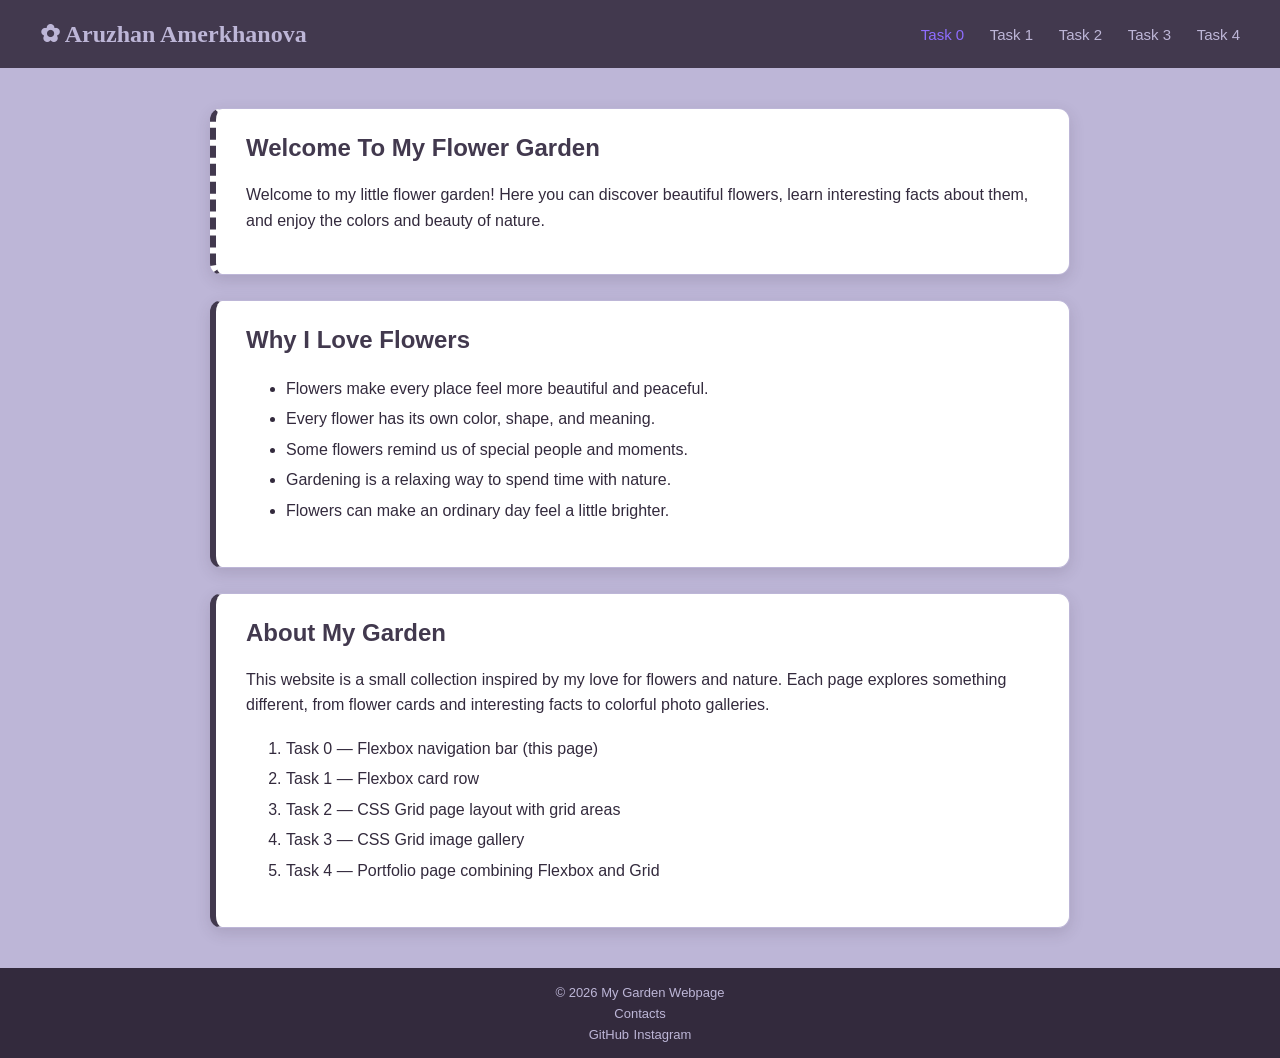
<file: index.html>
<!DOCTYPE html>
<html lang="en">
<head>
    <meta charset="UTF-8">
    <meta name="viewport" content="width=device-width, initial-scale=1.0">
    <title>Task 0 - Navigation Bar</title>
    <link rel="stylesheet" href="styles.css">
</head>

<body>

<header class="site-header">
    <div class="logo">✿ Aruzhan Amerkhanova</div>

    <nav class="site-nav">
        <a href="index.html" class="active">Task 0</a>
        <a href="task1.html">Task 1</a>
        <a href="task2.html">Task 2</a>
        <a href="task3.html">Task 3</a>
        <a href="task4.html">Task 4</a>
    </nav>
</header>

<main>
    <section class="intro">
        <h2>Welcome To My Flower Garden</h2>
        <p>
            Welcome to my little flower garden! Here you can discover beautiful
            flowers, learn interesting facts about them, and enjoy the colors
            and beauty of nature.
        </p>
    </section>

    <section class="notes">
        <h2>Why I Love Flowers</h2>
        <ul>
            <li>Flowers make every place feel more beautiful and peaceful.</li>
            <li>Every flower has its own color, shape, and meaning.</li>
            <li>Some flowers remind us of special people and moments.</li>
            <li>Gardening is a relaxing way to spend time with nature.</li>
            <li>Flowers can make an ordinary day feel a little brighter.</li>
        </ul>
    </section>

    <section class="about">
        <h2>About My Garden</h2>
        <p>
            This website is a small collection inspired by my love for flowers
            and nature. Each page explores something different, from flower
            cards and interesting facts to colorful photo galleries.
        </p>
        <ol>
            <li>Task 0 — Flexbox navigation bar (this page)</li>
            <li>Task 1 — Flexbox card row</li>
            <li>Task 2 — CSS Grid page layout with grid areas</li>
            <li>Task 3 — CSS Grid image gallery</li>
            <li>Task 4 — Portfolio page combining Flexbox and Grid</li>
        </ol>
    </section>
</main>

<footer>
    <p>© 2026 My Garden Webpage</p>
    <p>Contacts</p>
    <a href="https://github.com/xelllion" target="_blank">GitHub</a>
    <a href="https://www.instagram.com/p_qwack?stkn=Y2JmODJoNWI4ZHRy&utm_source=qr" target="_blank">Instagram</a>
</footer>

</body>
</html>
</file>
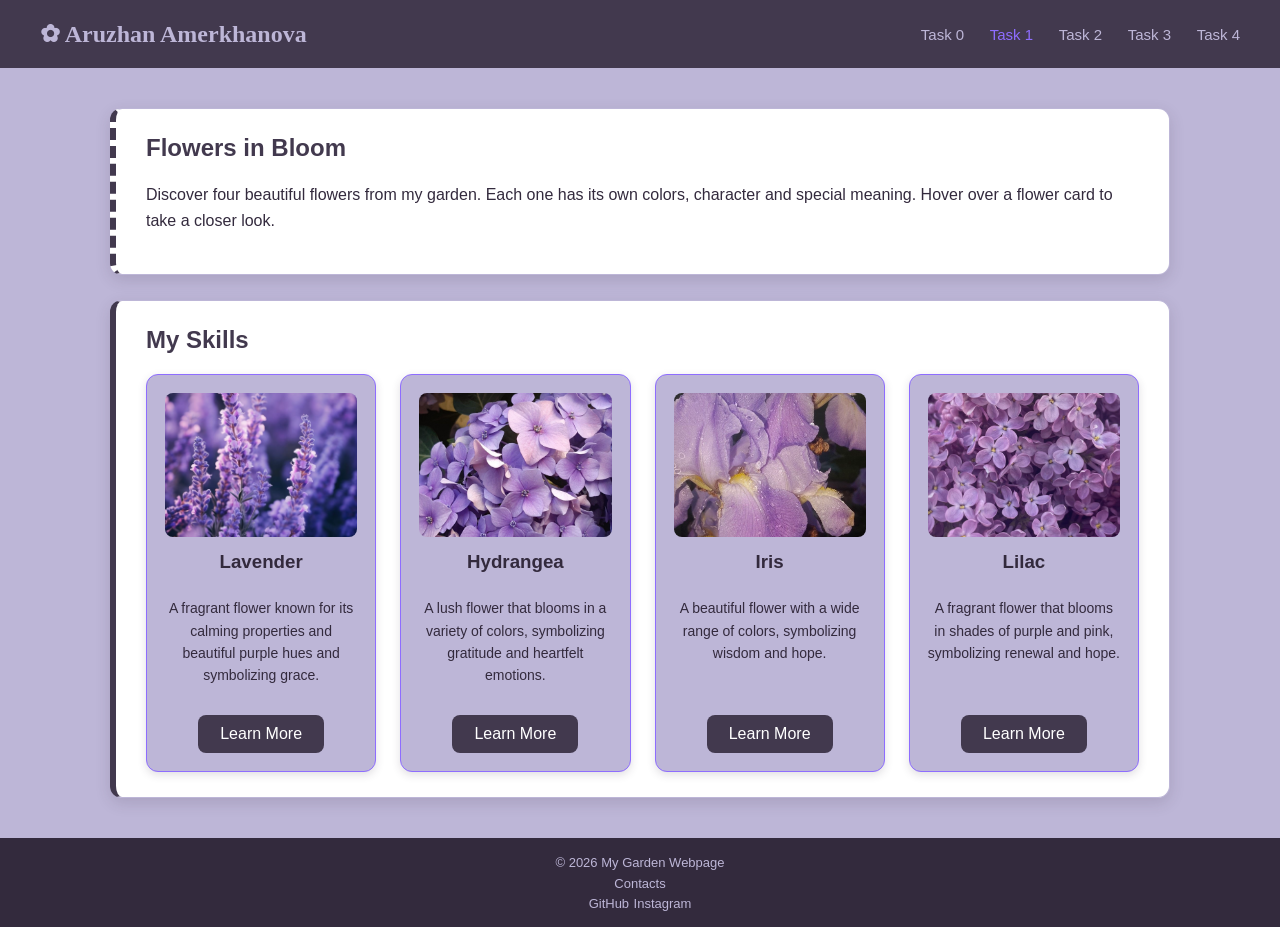
<file: task1.html>
<!DOCTYPE html>
<html lang="en">
<head>
    <meta charset="UTF-8">
    <meta name="viewport" content="width=device-width, initial-scale=1.0">
    <title>Task 1 - Card Row</title>
    <link rel="stylesheet" href="task1.css">
</head>

<body>

<header class="site-header">
    <div class="logo">✿ Aruzhan Amerkhanova</div>

    <nav class="site-nav">
        <a href="index.html">Task 0</a>
        <a href="task1.html" class="active">Task 1</a>
        <a href="task2.html">Task 2</a>
        <a href="task3.html">Task 3</a>
        <a href="task4.html">Task 4</a>
    </nav>
</header>

<main>
    <section class="intro">
        <h2>Flowers in Bloom</h2>
        <p>
            Discover four beautiful flowers from my garden. Each one has
            its own colors, character and special meaning. Hover over a flower
            card to take a closer look.
        </p>
    </section>

    <section class="cards-section">
        <h2>My Skills</h2>

        <div class="card-row">
            <div class="card">
                <img src="images/Lavender.JPG" alt="Lavender">
                <h3>Lavender</h3>
                <p>A fragrant flower known for its calming properties and beautiful purple hues and symbolizing grace.</p>
                <a href="#" class="btn">Learn More</a>
            </div>

            <div class="card">
                <img src="images/Hydrangea.JPG" alt="Hydrangea">
                <h3>Hydrangea</h3>
                <p>A lush flower that blooms in a variety of colors, symbolizing gratitude and heartfelt emotions.</p>
                <a href="#" class="btn">Learn More</a>
            </div>

            <div class="card">
                <img src="images/Iris.JPG" alt="Iris">
                <h3>Iris</h3>
                <p>A beautiful flower with a wide range of colors, symbolizing wisdom and hope.</p>
                <a href="#" class="btn">Learn More</a>
            </div>

            <div class="card">
                <img src="images/Lilac.JPG" alt="Lilac">
                <h3>Lilac</h3>
                <p>A fragrant flower that blooms in shades of purple and pink, symbolizing renewal and hope.</p>
                <a href="#" class="btn">Learn More</a>
            </div>
        </div>
    </section>
</main>

<footer>
    <p>© 2026 My Garden Webpage</p>
    <p>Contacts</p>
    <a href="https://github.com/xelllion" target="_blank">GitHub</a>
    <a href="https://www.instagram.com/p_qwack?stkn=Y2JmODJoNWI4ZHRy&utm_source=qr" target="_blank">Instagram</a>
</footer>

</body>
</html>
</file>
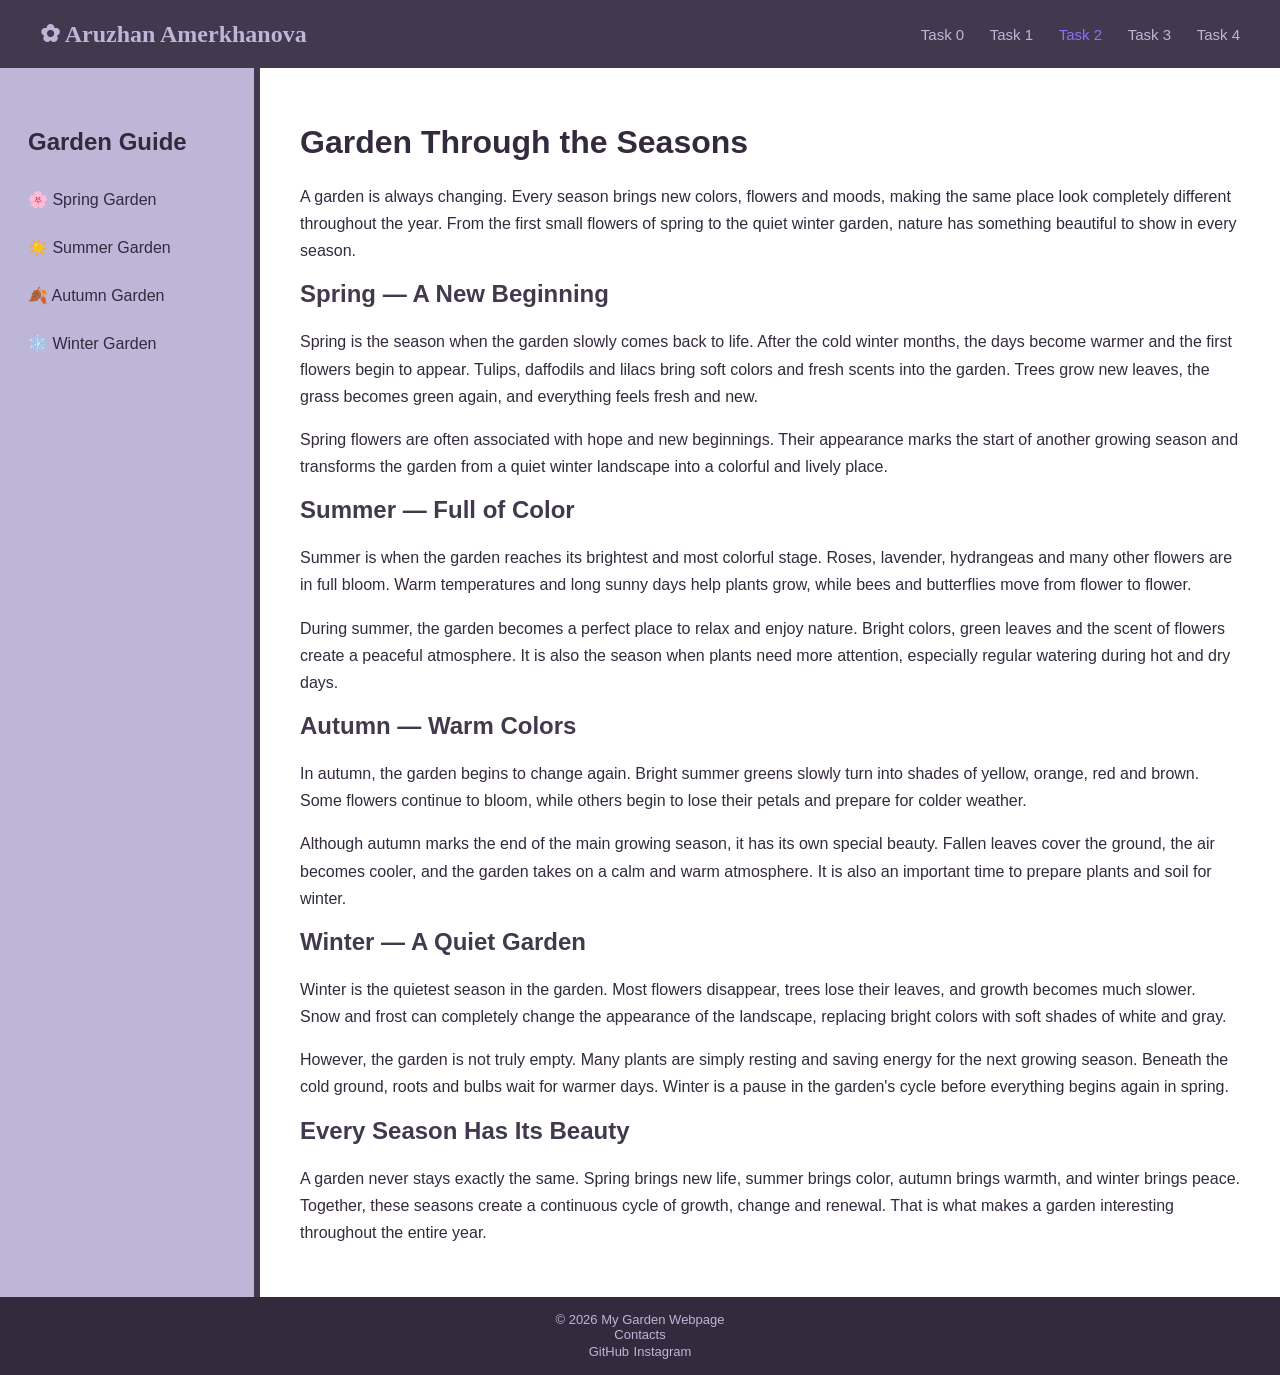
<file: task2.html>
<!DOCTYPE html>
<html lang="en">
<head>
    <meta charset="UTF-8">
    <meta name="viewport" content="width=device-width, initial-scale=1.0">
    <title>Task 2 - Page Layout with Grid Areas</title>
    <link rel="stylesheet" href="task2.css">
</head>

<body>

<div class="page-grid">

    <header class="site-header grid-header">
        <div class="logo">✿ Aruzhan Amerkhanova</div>

        <nav class="site-nav">
            <a href="index.html">Task 0</a>
            <a href="task1.html">Task 1</a>
            <a href="task2.html" class="active">Task 2</a>
            <a href="task3.html">Task 3</a>
            <a href="task4.html">Task 4</a>
        </nav>
    </header>

    <aside class="grid-sidebar">
        <h2>Garden Guide</h2>
        <ul>
            <li>🌸 Spring Garden</li>
            <li>☀️ Summer Garden</li>
            <li>🍂 Autumn Garden</li>
            <li>❄️ Winter Garden</li>
        </ul>
    </aside>

    <main class="grid-main">
        <h1>Garden Through the Seasons</h1>

        <p>
            A garden is always changing. Every season brings new colors,
            flowers and moods, making the same place look completely different
            throughout the year. From the first small flowers of spring to the
            quiet winter garden, nature has something beautiful to show in every
            season.
        </p>

        <h2>Spring — A New Beginning</h2>

        <p>
            Spring is the season when the garden slowly comes back to life.
            After the cold winter months, the days become warmer and the first
            flowers begin to appear. Tulips, daffodils and lilacs bring soft
            colors and fresh scents into the garden. Trees grow new leaves,
            the grass becomes green again, and everything feels fresh and new.
        </p>

        <p>
            Spring flowers are often associated with hope and new beginnings.
            Their appearance marks the start of another growing season and
            transforms the garden from a quiet winter landscape into a colorful
            and lively place.
        </p>

        <h2>Summer — Full of Color</h2>

        <p>
            Summer is when the garden reaches its brightest and most colorful
            stage. Roses, lavender, hydrangeas and many other flowers are in
            full bloom. Warm temperatures and long sunny days help plants grow,
            while bees and butterflies move from flower to flower.
        </p>

        <p>
            During summer, the garden becomes a perfect place to relax and enjoy
            nature. Bright colors, green leaves and the scent of flowers create
            a peaceful atmosphere. It is also the season when plants need more
            attention, especially regular watering during hot and dry days.
        </p>

        <h2>Autumn — Warm Colors</h2>

        <p>
            In autumn, the garden begins to change again. Bright summer greens
            slowly turn into shades of yellow, orange, red and brown. Some
            flowers continue to bloom, while others begin to lose their petals
            and prepare for colder weather.
        </p>

        <p>
            Although autumn marks the end of the main growing season, it has
            its own special beauty. Fallen leaves cover the ground, the air
            becomes cooler, and the garden takes on a calm and warm atmosphere.
            It is also an important time to prepare plants and soil for winter.
        </p>

        <h2>Winter — A Quiet Garden</h2>

        <p>
            Winter is the quietest season in the garden. Most flowers disappear,
            trees lose their leaves, and growth becomes much slower. Snow and
            frost can completely change the appearance of the landscape,
            replacing bright colors with soft shades of white and gray.
        </p>

        <p>
            However, the garden is not truly empty. Many plants are simply
            resting and saving energy for the next growing season. Beneath the
            cold ground, roots and bulbs wait for warmer days. Winter is a pause
            in the garden's cycle before everything begins again in spring.
        </p>

        <h2>Every Season Has Its Beauty</h2>

        <p>
            A garden never stays exactly the same. Spring brings new life,
            summer brings color, autumn brings warmth, and winter brings peace.
            Together, these seasons create a continuous cycle of growth, change
            and renewal. That is what makes a garden interesting throughout the
            entire year.
        </p>
    </main>

    <footer class="grid-footer">
        <p>© 2026 My Garden Webpage</p>
        <p>Contacts</p>
        <a href="https://github.com/xelllion" target="_blank">GitHub</a>
        <a href="https://www.instagram.com/p_qwack?stkn=Y2JmODJoNWI4ZHRy&utm_source=qr" target="_blank">Instagram</a>
    </footer>

</div>

</body>
</html>
</file>
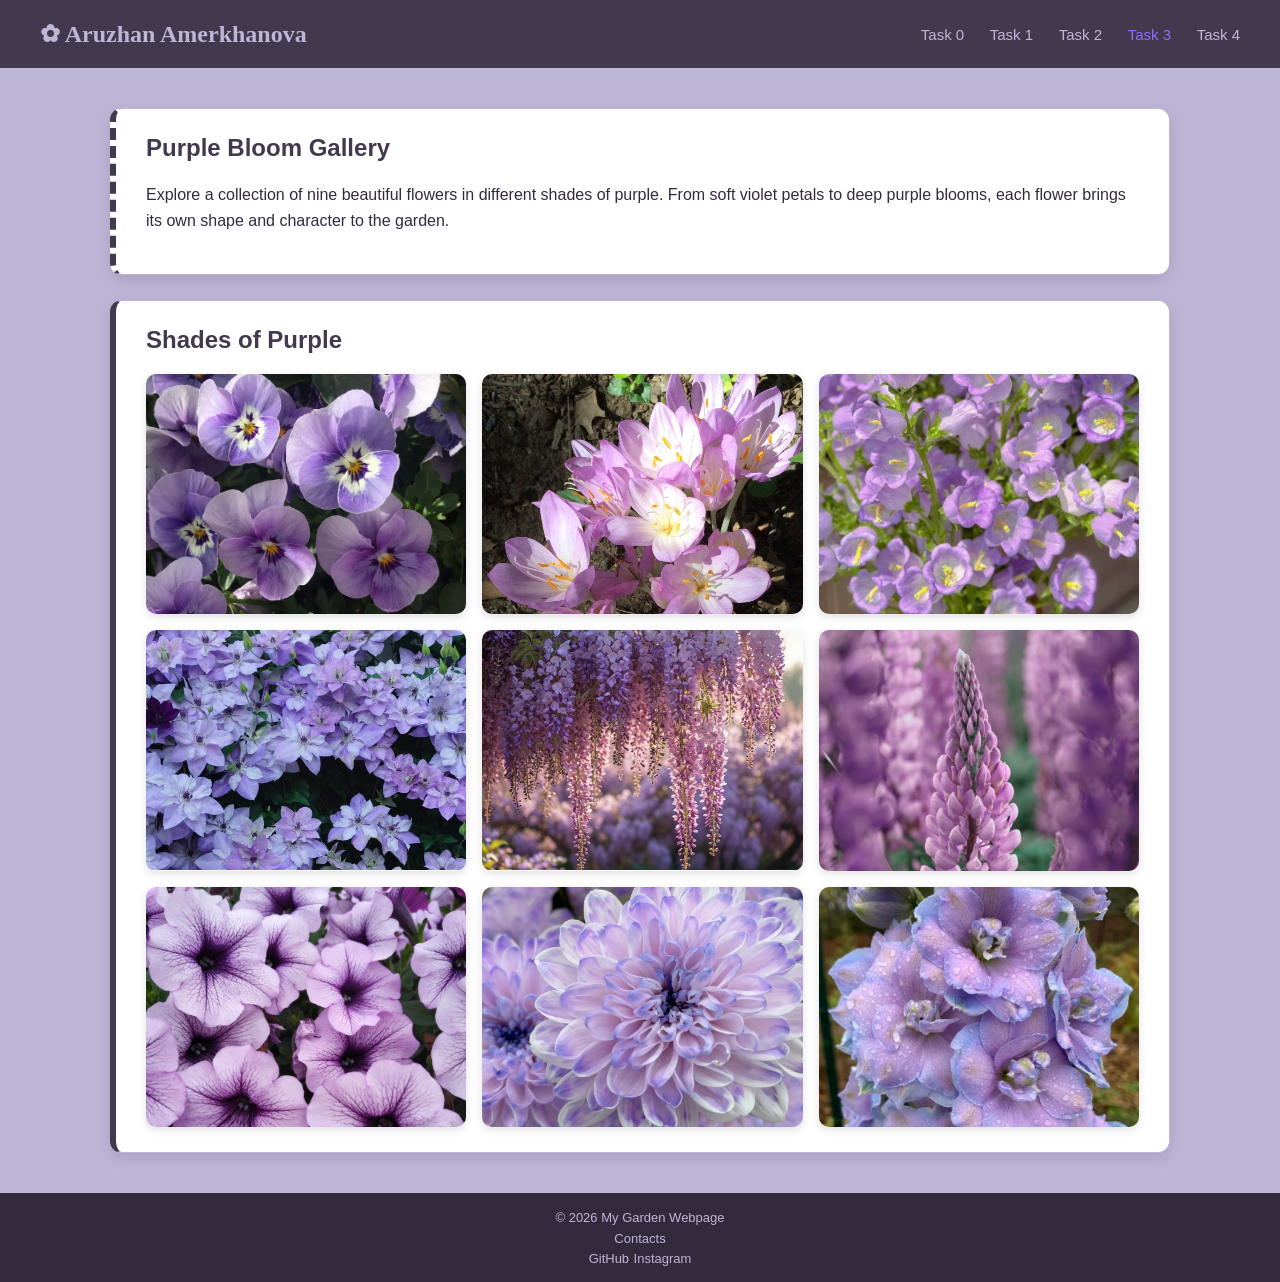
<file: task3.html>
<!DOCTYPE html>
<html lang="en">
<head>
    <meta charset="UTF-8">
    <meta name="viewport" content="width=device-width, initial-scale=1.0">
    <title>Task 3 - Image Gallery</title>
    <link rel="stylesheet" href="task3.css">
</head>

<body>

<header class="site-header">
    <div class="logo">✿ Aruzhan Amerkhanova</div>

    <nav class="site-nav">
        <a href="index.html">Task 0</a>
        <a href="task1.html">Task 1</a>
        <a href="task2.html">Task 2</a>
        <a href="task3.html" class="active">Task 3</a>
        <a href="task4.html">Task 4</a>
    </nav>
</header>

<main>
    <section class="intro">
        <h2>Purple Bloom Gallery</h2>
        <p>
            Explore a collection of nine beautiful flowers in different shades
            of purple. From soft violet petals to deep purple blooms, each flower
            brings its own shape and character to the garden.
        </p>
    </section>

    <section class="gallery-section">
        <h2>Shades of Purple</h2>

        <div class="gallery">
            <figure class="gallery-item">
                <img src="images/Violet.JPG" alt="Violet">
                <figcaption>Violet</figcaption>
            </figure>

            <figure class="gallery-item">
                <img src="images/Crocus.JPG" alt="Crocus">
                <figcaption>Crocus</figcaption>
            </figure>

            <figure class="gallery-item">
                <img src="images/Bellflower.JPG" alt="Bellflower">
                <figcaption>Bellflower</figcaption>
            </figure>

            <figure class="gallery-item">
                <img src="images/Clematis.JPG" alt="Clematis">
                <figcaption>Clematis</figcaption>
            </figure>

            <figure class="gallery-item">
                <img src="images/Wisteria.JPG" alt="Wisteria">
                <figcaption>Wisteria</figcaption>
            </figure>

            <figure class="gallery-item">
                <img src="images/Lupine.JPG" alt="Lupine">
                <figcaption>Lupine</figcaption>
            </figure>

            <figure class="gallery-item">
                <img src="images/Petunia.JPG" alt="Petunia">
                <figcaption>Petunia</figcaption>
            </figure>

            <figure class="gallery-item">
                <img src="images/Aster.JPG" alt="Aster">
                <figcaption>Aster</figcaption>
            </figure>

            <figure class="gallery-item">
                <img src="images/Delphinium.JPG" alt="Delphinium">
                <figcaption>Delphinium</figcaption>
            </figure>
        </div>
    </section>
</main>

<footer>
    <p>© 2026 My Garden Webpage</p>
    <p>Contacts</p>
    <a href="https://github.com/xelllion" target="_blank">GitHub</a>
    <a href="https://www.instagram.com/p_qwack?stkn=Y2JmODJoNWI4ZHRy&utm_source=qr" target="_blank">Instagram</a>
</footer>

</body>
</html>
</file>
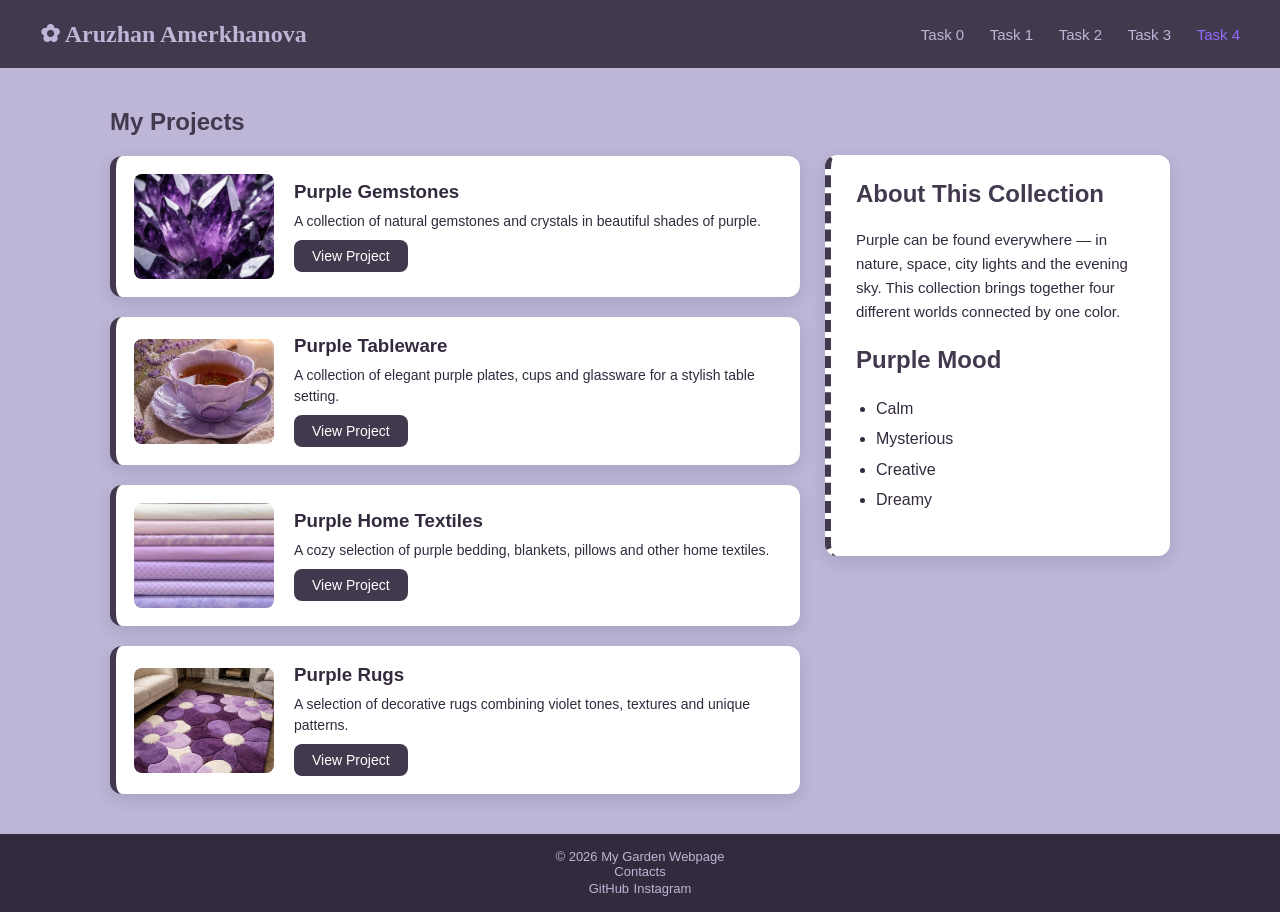
<file: task4.html>
<!DOCTYPE html>
<html lang="en">
<head>
    <meta charset="UTF-8">
    <meta name="viewport" content="width=device-width, initial-scale=1.0">
    <title>Task 4 - Portfolio Page</title>
    <link rel="stylesheet" href="task4.css">
</head>

<body>

<header class="site-header">
    <div class="logo">✿ Aruzhan Amerkhanova</div>

    <nav class="site-nav">
        <a href="index.html">Task 0</a>
        <a href="task1.html">Task 1</a>
        <a href="task2.html">Task 2</a>
        <a href="task3.html">Task 3</a>
        <a href="task4.html" class="active">Task 4</a>
    </nav>
</header>

<div class="portfolio-grid">

    <main class="projects">
        <h2>My Projects</h2>

        <div class="project-card">
            <img src="images/Gem.JPG" alt="Gemstones project">
            <div class="project-body">
                <h3>Purple Gemstones</h3>
                <p>A collection of natural gemstones and crystals in beautiful shades of purple.</p>
                <a href="#" class="btn">View Project</a>
            </div>
        </div>

        <div class="project-card">
            <img src="images/Tableware.JPG" alt="Tableware project">
            <div class="project-body">
                <h3>Purple Tableware</h3>
                <p>A collection of elegant purple plates, cups and glassware for a stylish table setting.</p>
                <a href="#" class="btn">View Project</a>
            </div>
        </div>

        <div class="project-card">
            <img src="images/Textiles.JPG" alt="Textiles project">
            <div class="project-body">
                <h3>Purple Home Textiles</h3>
                <p>A cozy selection of purple bedding, blankets, pillows and other home textiles.</p>
                <a href="#" class="btn">View Project</a>
            </div>
        </div>

        <div class="project-card">
            <img src="images/Carpet.JPG" alt="Rugs project">
            <div class="project-body">
                <h3>Purple Rugs</h3>
                <p>A selection of decorative rugs combining violet tones, textures and unique patterns.</p>
                <a href="#" class="btn">View Project</a>
            </div>
        </div>
    </main>

    <aside class="sidebar">
        <h2>About This Collection</h2>
        <p>
            Purple can be found everywhere — in nature, space, city lights
            and the evening sky. This collection brings together four
            different worlds connected by one color.
        </p>

        <h2>Purple Mood</h2>
        <ul>
            <li>Calm</li>
            <li>Mysterious</li>
            <li>Creative</li>
            <li>Dreamy</li>
        </ul>
    </aside>

</div>

<footer>
    <p>© 2026 My Garden Webpage</p>
    <p>Contacts</p>
    <a href="https://github.com/xelllion" target="_blank">GitHub</a>
    <a href="https://www.instagram.com/p_qwack?stkn=Y2JmODJoNWI4ZHRy&utm_source=qr" target="_blank">Instagram</a>
</footer>

</body>
</html>
</file>
<file: styles.css>
* {
    box-sizing: border-box;
}

body {
    margin: 0;
    min-height: 100vh;
    background-color: #BDB6D7;
    color: #332A3D;
    font-family: Arial, sans-serif;
}

.site-header {
    width: 100%;
    background-color: #42394E;
    color: #BDB6D7;
    padding: 20px 40px;
    display: flex;
    align-items: center;
    justify-content: space-between;
    flex-wrap: wrap;
    gap: 16px;
}

.logo {
    font-family: Georgia, serif;
    font-size: 24px;
    font-weight: 700;
    color: #BDB6D7;
}

.site-nav {
    display: flex;
    align-items: center;
    gap: clamp(12px, 2vw, 28px);
    flex-wrap: wrap;
}

.site-nav a {
    color: #BDB6D7;
    text-decoration: none;
    font-size: 15px;
}

.site-nav a:hover,
.site-nav a.active {
    color: #8E6DFF;
}

main {
    max-width: 900px;
    margin: 40px auto;
    padding: 0 20px;
}

section {
    background-color: white;
    padding: 25px 30px;
    margin-bottom: 25px;
    border: 1px solid #BDB6D7;
    border-radius: 12px;
    box-shadow: 0 5px 15px rgba(51, 42, 61, 0.15);
    border-left: 6px solid #42394E;
}

.intro {
    border-left: 6px dashed #42394E;
}

h2 {
    color: #42394E;
    margin-top: 0;
}

p {
    font-size: 16px;
    line-height: 1.6;
}

ul,
ol {
    line-height: 1.9;
}

.notes strong {
    color: #42394E;
}

footer {
    background-color: #332A3D;
    text-align: center;
    padding: 15px;
}

footer p {
    margin: 0;
    font-size: 13px;
    color: #BDB6D7;
}

footer a {
    color: #BDB6D7;
    text-decoration: none;
    font-size: 13px;
}

footer a:hover {
    color: #8E6DFF;
    text-decoration: underline;
}

@media (max-width: 600px) {
    .site-header {
        justify-content: center;
        text-align: center;
    }

    .site-nav {
        justify-content: center;
    }

    main {
        padding: 0 15px;
    }
}
</file>
<file: task1.css>
* {
    box-sizing: border-box;
}

body {
    margin: 0;
    min-height: 100vh;
    background-color: #BDB6D7;
    color: #332A3D;
    font-family: Arial, sans-serif;
}

.site-header {
    width: 100%;
    background-color: #42394E;
    color: #BDB6D7;
    padding: 20px 40px;
    display: flex;
    align-items: center;
    justify-content: space-between;
    flex-wrap: wrap;
    gap: 16px;
}

.logo {
    font-family: Georgia, serif;
    font-size: 24px;
    font-weight: 700;
    color: #BDB6D7;
}

.site-nav {
    display: flex;
    align-items: center;
    gap: clamp(12px, 2vw, 28px);
    flex-wrap: wrap;
}

.site-nav a {
    color: #BDB6D7;
    text-decoration: none;
    font-size: 15px;
}

.site-nav a:hover,
.site-nav a.active {
    color: #8E6DFF;
}

main {
    max-width: 1100px;
    margin: 40px auto;
    padding: 0 20px;
}

section {
    background-color: white;
    padding: 25px 30px;
    margin-bottom: 25px;
    border: 1px solid #BDB6D7;
    border-radius: 12px;
    box-shadow: 0 5px 15px rgba(51, 42, 61, 0.15);
    border-left: 6px solid #42394E;
}

.intro {
    border-left: 6px dashed #42394E;
}

h2 {
    color: #42394E;
    margin-top: 0;
}

p {
    font-size: 16px;
    line-height: 1.6;
}

.card-row {
    display: flex;
    flex-wrap: wrap;
    gap: 24px;
}

.card {
    flex: 1 1 220px;
    display: flex;
    flex-direction: column;
    background-color: #BDB6D7;
    border: 1px solid #8E6DFF;
    border-radius: 12px;
    padding: 18px;
    text-align: center;
    box-shadow: 0 3px 8px rgba(51, 42, 61, 0.15);
    transition: transform 0.2s ease, box-shadow 0.2s ease;
}

.card:hover {
    transform: translateY(-6px);
    box-shadow: 0 10px 20px rgba(51, 42, 61, 0.25);
}

.card img {
    width: 100%;
    border-radius: 8px;
    margin-bottom: 14px;
}

.card h3 {
    color: #332A3D;
    margin: 0 0 10px;
}

.card p {
    flex-grow: 1;
    font-size: 14px;
    color: #332A3D;
}

.btn {
    display: inline-block;
    align-self: center;
    background-color: #42394E;
    color: white;
    text-decoration: none;
    padding: 10px 22px;
    margin-top: 14px;
    border-radius: 8px;
    transition: background-color 0.2s ease;
}

.btn:hover {
    background-color: #8E6DFF;
}

footer {
    background-color: #332A3D;
    text-align: center;
    padding: 15px;
}

footer p {
    margin: 0;
    font-size: 13px;
    color: #BDB6D7;
}

footer a {
    color: #BDB6D7;
    text-decoration: none;
    font-size: 13px;
}

footer a:hover {
    color: #8E6DFF;
    text-decoration: underline;
}

@media (max-width: 600px) {
    .site-header {
        justify-content: center;
        text-align: center;
    }

    .site-nav {
        justify-content: center;
    }

    main {
        padding: 0 15px;
    }

    .card-row {
        flex-direction: column;
    }
}
</file>
<file: task2.css>
* {
    box-sizing: border-box;
}

body {
    margin: 0;
    min-height: 100vh;
    background-color: #BDB6D7;
    color: #332A3D;
    font-family: Arial, sans-serif;
}

.page-grid {
    display: grid;
    min-height: 100vh;
    grid-template-columns: 260px 1fr;
    grid-template-rows: auto 1fr auto;
    grid-template-areas:
        "header header"
        "sidebar main"
        "footer footer";
}

.grid-header {
    grid-area: header;
    width: 100%;
    background-color: #42394E;
    color: #BDB6D7;
    padding: 20px 40px;
    display: flex;
    align-items: center;
    justify-content: space-between;
    flex-wrap: wrap;
    gap: 16px;
}

.logo {
    font-family: Georgia, serif;
    font-size: 24px;
    font-weight: 700;
    color: #BDB6D7;
}

.site-nav {
    display: flex;
    align-items: center;
    gap: clamp(12px, 2vw, 28px);
    flex-wrap: wrap;
}

.site-nav a {
    color: #BDB6D7;
    text-decoration: none;
    font-size: 15px;
}

.site-nav a:hover,
.site-nav a.active {
    color: #8E6DFF;
}

.grid-sidebar {
    grid-area: sidebar;
    background-color: #BDB6D7;
    padding: 60px 18px 25px;
    border-right: 6px solid #42394E;
}

.grid-sidebar h2 {
    color: #332A3D;
    margin-top: 0;
    padding-left: 10px;
}

.grid-sidebar ul {
    list-style: none;
    padding-left: 10px;
    line-height: 3;
}

.grid-main {
    grid-area: main;
    background-color: white;
    padding: 35px 40px;
}

.grid-main h2 {
    color: #42394E;
    margin-top: 0;
}

.grid-main p {
    font-size: 16px;
    line-height: 1.7;
}

.grid-main strong {
    color: #42394E;
}

.grid-footer {
    grid-area: footer;
    background-color: #332A3D;
    text-align: center;
    padding: 15px;
}

.grid-footer p {
    margin: 0;
    font-size: 13px;
    color: #BDB6D7;
}

.grid-footer a {
    color: #BDB6D7;
    text-decoration: none;
    font-size: 13px;
}

.grid-footer a:hover {
    color: #8E6DFF;
    text-decoration: underline;
}

@media (max-width: 700px) {
    .page-grid {
        grid-template-columns: 1fr;
        grid-template-areas:
            "header"
            "sidebar"
            "main"
            "footer";
    }

    .grid-header {
        justify-content: center;
        text-align: center;
    }

    .site-nav {
        justify-content: center;
    }

    .grid-sidebar {
        border-right: none;
        border-bottom: 6px solid #42394E;
    }
}
</file>
<file: task3.css>
* {
    box-sizing: border-box;
}

body {
    margin: 0;
    min-height: 100vh;
    background-color: #BDB6D7;
    color: #332A3D;
    font-family: Arial, sans-serif;
}

.site-header {
    width: 100%;
    background-color: #42394E;
    color: #BDB6D7;
    padding: 20px 40px;
    display: flex;
    align-items: center;
    justify-content: space-between;
    flex-wrap: wrap;
    gap: 16px;
}

.logo {
    font-family: Georgia, serif;
    font-size: 24px;
    font-weight: 700;
    color: #BDB6D7;
}

.site-nav {
    display: flex;
    align-items: center;
    gap: clamp(12px, 2vw, 28px);
    flex-wrap: wrap;
}

.site-nav a {
    color: #BDB6D7;
    text-decoration: none;
    font-size: 15px;
}

.site-nav a:hover,
.site-nav a.active {
    color: #8E6DFF;
}

main {
    max-width: 1100px;
    margin: 40px auto;
    padding: 0 20px;
}

section {
    background-color: white;
    padding: 25px 30px;
    margin-bottom: 25px;
    border: 1px solid #BDB6D7;
    border-radius: 12px;
    box-shadow: 0 5px 15px rgba(51, 42, 61, 0.15);
    border-left: 6px solid #42394E;
}

.intro {
    border-left: 6px dashed #42394E;
}

h2 {
    color: #42394E;
    margin-top: 0;
}

p {
    font-size: 16px;
    line-height: 1.6;
}

.gallery {
    display: grid;
    grid-template-columns: repeat(3, 1fr);
    gap: 16px;
}

.gallery-item {
    position: relative;
    margin: 0;
    overflow: hidden;
    border-radius: 10px;
    box-shadow: 0 3px 8px rgba(51, 42, 61, 0.15);
}

.gallery-item img {
    width: 100%;
    aspect-ratio: 4 / 3;
    object-fit: cover;
    display: block;
    transition: transform 0.3s ease;
}

.gallery-item:hover img {
    transform: scale(1.08);
}

.gallery-item figcaption {
    position: absolute;
    inset: auto 0 0 0;
    padding: 14px 12px;
    background: linear-gradient(0deg, rgba(51, 42, 61, 0.9), rgba(51, 42, 61, 0));
    color: #BDB6D7;
    font-size: 15px;
    font-weight: 700;
    opacity: 0;
    transform: translateY(10px);
    transition: opacity 0.25s ease, transform 0.25s ease;
}

.gallery-item:hover figcaption {
    opacity: 1;
    transform: translateY(0);
}

footer {
    background-color: #332A3D;
    text-align: center;
    padding: 15px;
}

footer p {
    margin: 0;
    font-size: 13px;
    color: #BDB6D7;
}

footer a {
    color: #BDB6D7;
    text-decoration: none;
    font-size: 13px;
}

footer a:hover {
    color: #8E6DFF;
    text-decoration: underline;
}

@media (max-width: 700px) {
    .site-header {
        justify-content: center;
        text-align: center;
    }

    .site-nav {
        justify-content: center;
    }

    main {
        padding: 0 15px;
    }

    .gallery {
        grid-template-columns: repeat(2, 1fr);
    }
}

@media (max-width: 420px) {
    .gallery {
        grid-template-columns: 1fr;
    }
}
</file>
<file: task4.css>
* {
    box-sizing: border-box;
}

body {
    margin: 0;
    min-height: 100vh;
    background-color: #BDB6D7;
    color: #332A3D;
    font-family: Arial, sans-serif;
}

.site-header {
    width: 100%;
    background-color: #42394E;
    color: #BDB6D7;
    padding: 20px 40px;
    display: flex;
    align-items: center;
    justify-content: space-between;
    flex-wrap: wrap;
    gap: 16px;
}

.logo {
    font-family: Georgia, serif;
    font-size: 24px;
    font-weight: 700;
    color: #BDB6D7;
}

.site-nav {
    display: flex;
    align-items: center;
    gap: clamp(12px, 2vw, 28px);
    flex-wrap: wrap;
}

.site-nav a {
    color: #BDB6D7;
    text-decoration: none;
    font-size: 15px;
}

.site-nav a:hover,
.site-nav a.active {
    color: #8E6DFF;
}

.portfolio-grid {
    display: grid;
    grid-template-columns: 2fr 1fr;
    gap: 25px;
    max-width: 1100px;
    margin: 40px auto;
    padding: 0 20px;
    align-items: start;
}

.projects {
    display: flex;
    flex-direction: column;
    gap: 20px;
}

.projects h2 {
    color: #42394E;
    margin: 0;
}

.project-card {
    display: flex;
    align-items: center;
    gap: 20px;
    background-color: white;
    padding: 18px;
    border-radius: 12px;
    box-shadow: 0 5px 15px rgba(51, 42, 61, 0.15);
    border-left: 6px solid #42394E;
    transition: transform 0.2s ease, box-shadow 0.2s ease;
}

.project-card:hover {
    transform: translateY(-4px);
    box-shadow: 0 10px 20px rgba(51, 42, 61, 0.25);
}

.project-card img {
    width: 140px;
    height: 105px;
    object-fit: cover;
    border-radius: 8px;
    flex-shrink: 0;
}

.project-body {
    display: flex;
    flex-direction: column;
    align-items: flex-start;
    gap: 8px;
}

.project-body h3 {
    margin: 0;
    color: #332A3D;
}

.project-body p {
    margin: 0;
    font-size: 14px;
    line-height: 1.5;
}

.btn {
    display: inline-block;
    background-color: #42394E;
    color: white;
    text-decoration: none;
    padding: 8px 18px;
    border-radius: 8px;
    font-size: 14px;
    transition: background-color 0.2s ease;
}

.btn:hover {
    background-color: #8E6DFF;
}

.sidebar {
    background-color: white;
    padding: 25px;
    border-radius: 12px;
    box-shadow: 0 5px 15px rgba(51, 42, 61, 0.15);
    border-left: 6px dashed #42394E;

    margin-top: 47px;
}

.sidebar h2 {
    color: #42394E;
    margin-top: 0;
}

.sidebar h2:not(:first-child) {
    margin-top: 22px;
}

.sidebar p {
    font-size: 15px;
    line-height: 1.6;
}

.sidebar ul {
    line-height: 1.9;
    padding-left: 20px;
}

footer {
    background-color: #332A3D;
    text-align: center;
    padding: 15px;
}

footer p {
    margin: 0;
    font-size: 13px;
    color: #BDB6D7;
}

footer a {
    color: #BDB6D7;
    text-decoration: none;
    font-size: 13px;
}

footer a:hover {
    color: #8E6DFF;
    text-decoration: underline;
}

@media (max-width: 700px) {
    .site-header {
        justify-content: center;
        text-align: center;
    }

    .site-nav {
        justify-content: center;
    }

    .portfolio-grid {
        grid-template-columns: 1fr;
    }

    .project-card {
        flex-direction: column;
        align-items: flex-start;
    }

    .project-card img {
        width: 100%;
        height: 160px;
    }
}
</file>
